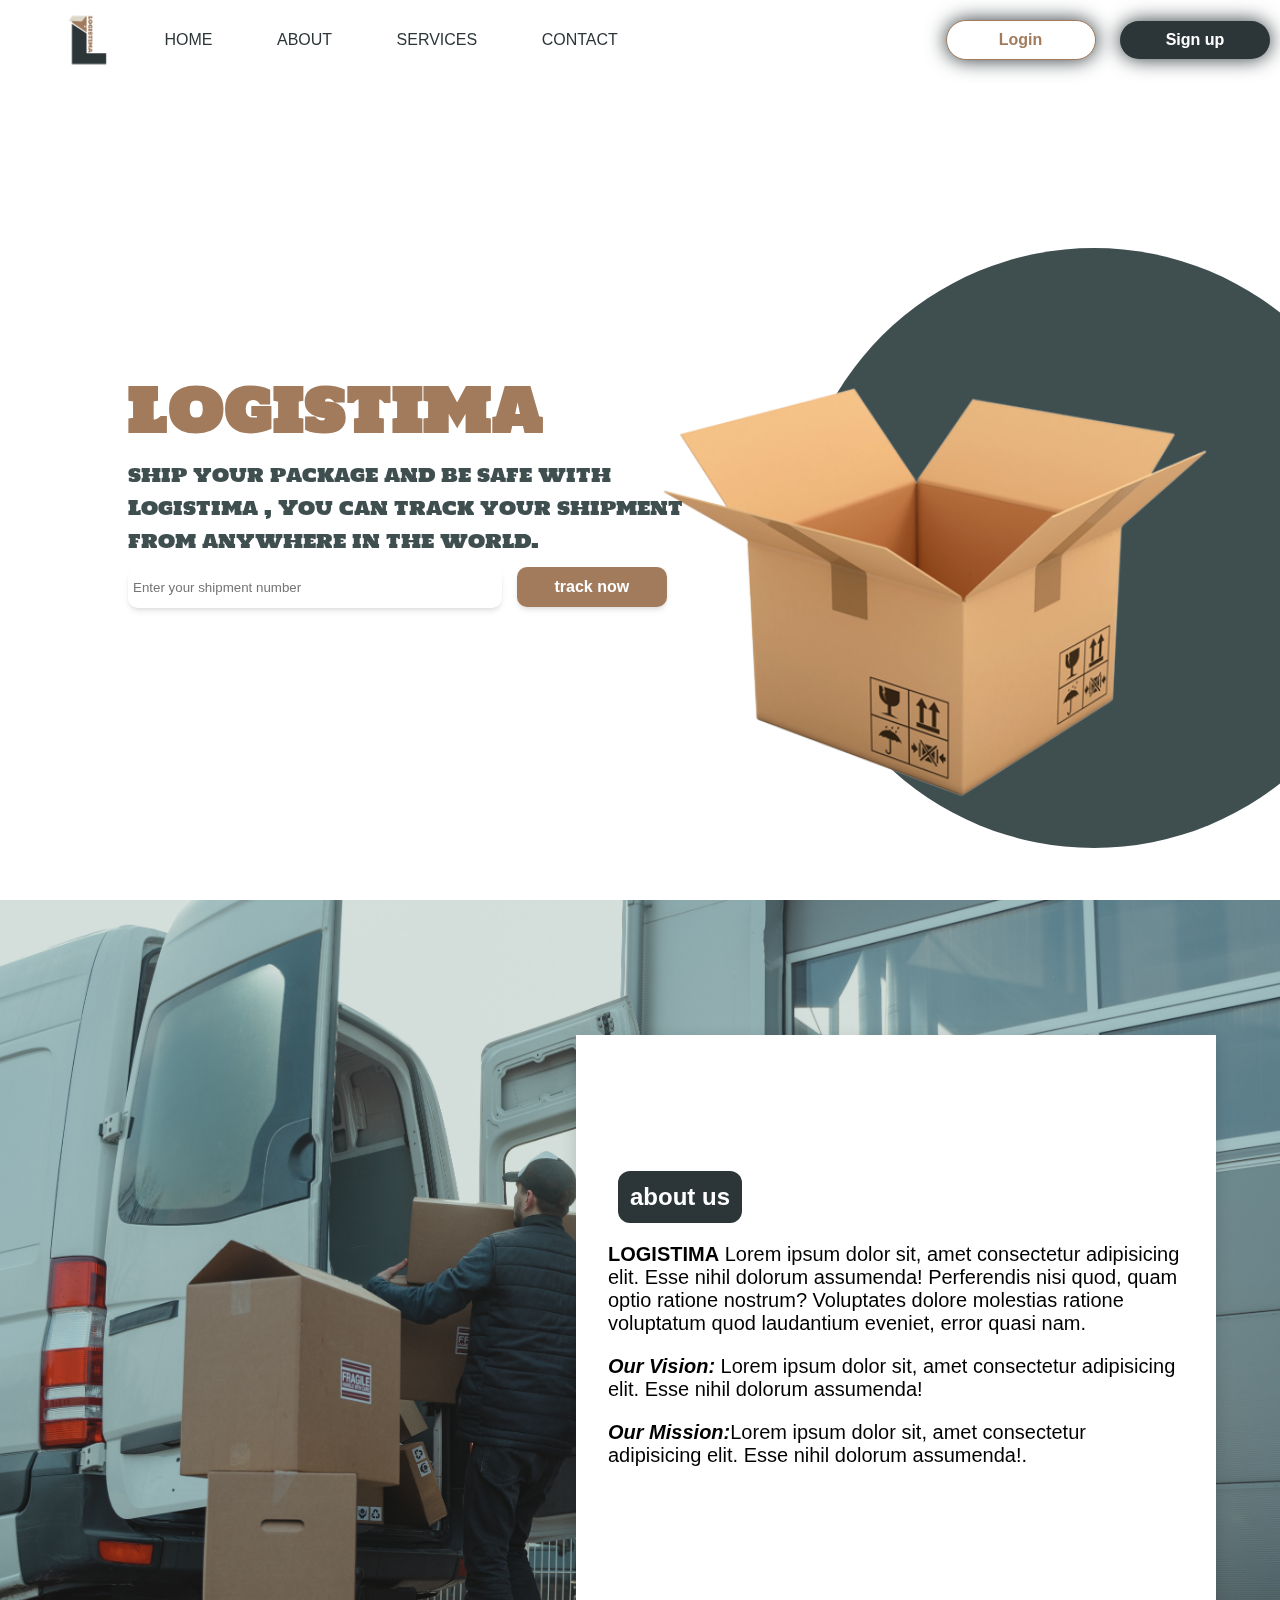
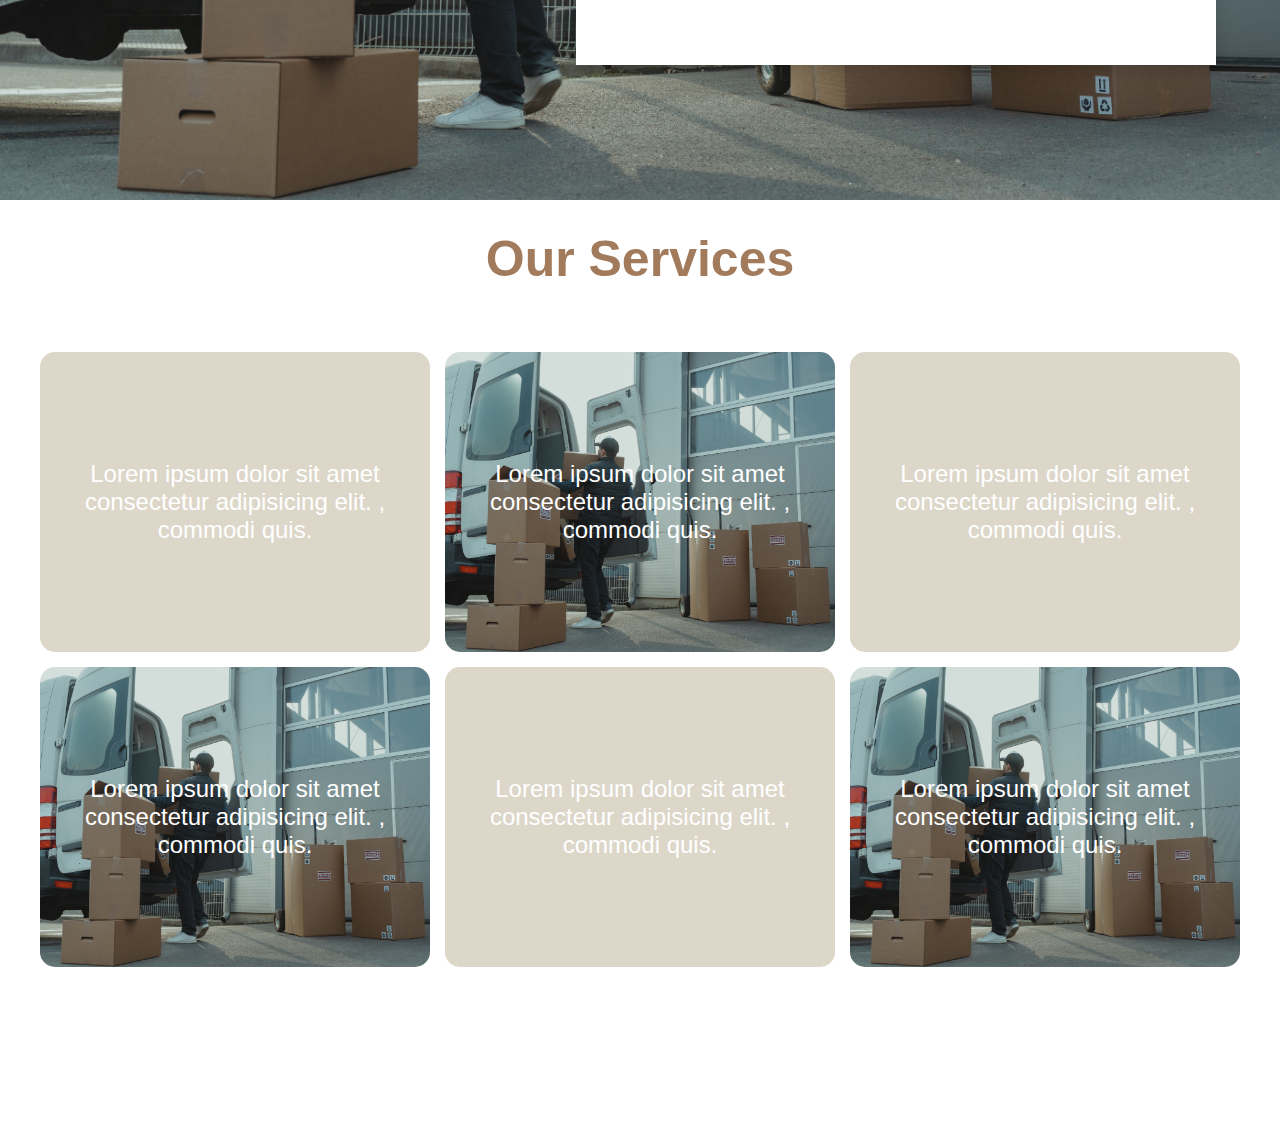
<file: index.html>
<!DOCTYPE html>
<html lang="en">
<head>
    <meta charset="UTF-8">
    <meta name="viewport" content="width=device-width, initial-scale=1.0">
    <link rel="stylesheet" href="/style/style.css">
    <link rel="icon" href="/imgs/logo/icon.png" type="image/x-icon"/>
    <link rel="shortcut icon" href="img/logo.png" type="image/x-icon" sizes="300*300">
    <link rel="stylesheet" href="https://stackpath.bootstrapcdn.com/font-awesome/4.7.0/css/font-awesome.min.css">
    <title>Logistima</title>
</head>
<body>
    <!--menu bar and logo-->
    <nav>
        <img class="logo" src="/imgs/logo/logo.png" alt="">

        <div class="nav-links" id="navLinks">
            <i class="fa fa-times" onclick="hideMenu()"></i>
            <ul>
                <li><a href="#home">HOME</a></li>
                <li><a href="#about">ABOUT</a></li>
                <li><a href="#services">SERVICES</a></li>
                <li><a href="#">CONTACT</a></li>

                <div class="hidenbtn">
                    <li><a href="/login.html" class="log">login</a></li>
                    <li><a href="/login.html" class="reg">Sign up</a></li>
                </div>
            </ul>
        </div>
            <div class="btn">
                <form action="/login.html">
                <button class="log">Login</button>
                <button class="reg">Sign up</button>
                </form>
            </div>
            <i class="fa fa-bars" onclick="showMenu()"></i>
    </nav>

    <section class="landing" id="home">
        <div class="maintext">
            <h1 class="">LOGISTIMA</h1>
            <p>ship your package and be safe with Logistima , You can track your shipment from anywhere in the world.</p>

            <!--to track a shipment-->
            <form>
                <input type="text" placeholder="Enter your shipment number">
                <button>track now</button>
            </form>
        </div>
        <div class="mainpac">
            <img src="/imgs/icons/boxx.png" class="obj">
            <div class="circle"></div>
        </div>
    </section>
    <!--about section-->
    <section class="about" id="about">
        <div class="aboutbox">
            <div>
               <h2>about us</h2>
                <p><u><b>LOGISTIMA</b> Lorem ipsum dolor sit, amet consectetur adipisicing elit. Esse nihil dolorum assumenda! Perferendis nisi quod, quam optio ratione nostrum? Voluptates dolore molestias ratione voluptatum quod laudantium eveniet, error quasi nam.</p> 
                   <p><b><u><i>Our Vision:</i></u></b>  Lorem ipsum dolor sit, amet consectetur adipisicing elit. Esse nihil dolorum assumenda!</p>
                  <p><b><u><i>Our Mission:</i></u></b>Lorem ipsum dolor sit, amet consectetur adipisicing elit. Esse nihil dolorum assumenda!.</p>    
            </div>
        </div>
         
    </section>
    <section class="services" id="services">
        <h4>Our Services</h4>
            
        <div class="container">
          <div class="boxx">Lorem ipsum dolor sit amet consectetur adipisicing elit. , commodi quis.</div>
          <div class="boxx">Lorem ipsum dolor sit amet consectetur adipisicing elit. , commodi quis.</div>
          <div class="boxx">Lorem ipsum dolor sit amet consectetur adipisicing elit. , commodi quis.</div>
          <div class="boxx">Lorem ipsum dolor sit amet consectetur adipisicing elit. , commodi quis.</div>
          <div class="boxx">Lorem ipsum dolor sit amet consectetur adipisicing elit. , commodi quis.</div>
          <div class="boxx">Lorem ipsum dolor sit amet consectetur adipisicing elit. , commodi quis.</div>
        </div>
    </section>

    <script src="/js/app.js"></script>
</body>
</html>
</file>
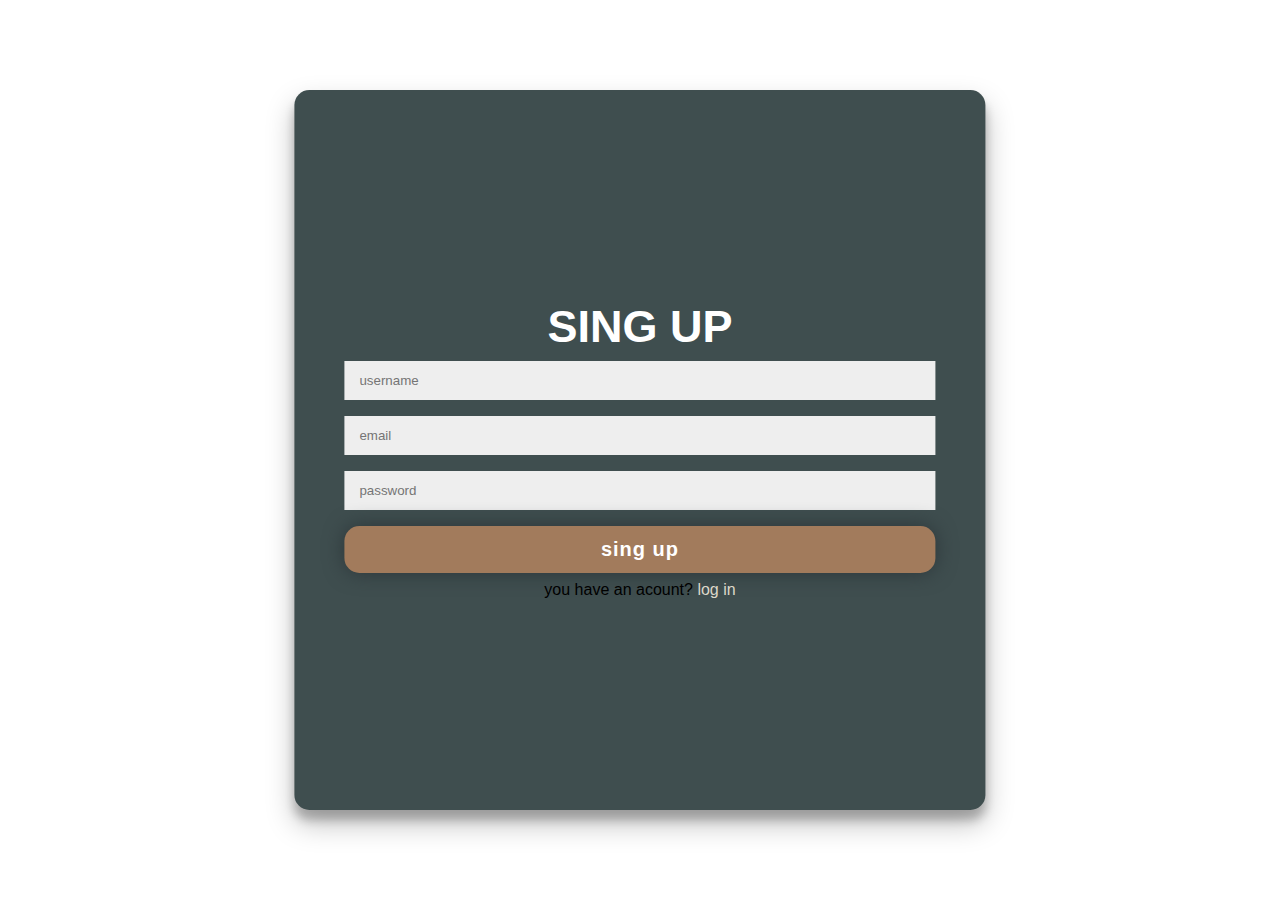
<file: singup.html>
<!DOCTYPE html>
<html lang="en">
<head>
    <meta charset="UTF-8">
    <meta name="viewport" content="width=device-width, initial-scale=1.0">
    <link rel="stylesheet" type="text/css" href="style.css">
    <link rel="icon" href="logo.png" type="image/x-icon"/>
    <link rel="shortcut icon" href="logo.png" type="image/x-icon" sizes="300*300">
    <title>Logistima</title>
</head>
<body>

    <div class="counter-form-sing-up">
        <form action="singupSe.php" method="post">
            <h2>SING UP</h2>
            <input type="text" name="username" id="username" placeholder="username" class="form-input">
            <input type="email" name="email" id="email" placeholder="email" class="form-input">
            <input type="password" name="password" placeholder="password" class="form-input">

            <button class="btn-sing">sing up</button>
            <p>you have an acount? <a href="index.php">log in</a></p>
        </form>
    </div>

    <script src="/js/app.js"></script>
</body>
</html>
</file>
<file: style/style.css>
/*****************************************************************************/
@import url('https://fonts.googleapis.com/css2?family=Holtwood+One+SC&display=swap');
/*the basic style for all pages*/
*{
    padding: 0;
    margin: 0;
    box-sizing: border-box;
    text-decoration: none;
    font-family: sans-serif;
}
:root{
    --main   : #2C3639;
    --second : #3F4E4F;
    --brown  : #A27B5C;
    --lightbr: #DCD7C9;
    --whit   : #ffffff;
    --black  : #000000; 
}
section{
    width: 100%;
    height: 100vh;
    
}
/*****************************************************************************/
/*navbar and logo*/
nav{
    height: 80px;
    position: fixed;
    top: 0;
    left: 0;
    right: 0;
    display: flex;
    align-items: center;
}
nav *{
    display: inline; 
}
nav li{
    margin: 20px;
}
nav li a{
    color: var(--main);
    padding: 10px;
}
nav li a:hover{
    background-color: var(--second);
    color: var(--whit);
    border-radius: 15px;
    transition: background-color 1.0s ease;
}
.logo{
    height:80px;
    margin-left: 40px;
}
/*buttens*/
.btn{
    display: flex;
    margin-inline-start: auto;
}
button{
    cursor: pointer;
    border: 0;
    border-radius: 40px;
    font-weight: 600;
    font-size: 16px;
    margin: 0 10px;
    width: 150px;
    padding: 10px 0;
    box-shadow: 0 0 20px var(--main);
    transition: 0.5s;
}
.reg {
    color: var(--whit);
    background-color: var(--main);
  }
  .log {
    color: var(--brown);
    background-color: var(--whit);
    border: 1px solid var(--brown);
  }
  button:hover {
    color: white;
    box-shadow: 0 0 20px var(--main);
    background-color: var(--main);
    transition: background-color 1.0s ease;
  }
  nav .fa {
    display: none;
}
.hidenbtn{
    display: none;
}
/*****************************************************************************/
/* navbar media */
@media(max-width: 700px){
    nav .fa { 
        margin: 20px;
        cursor: pointer;
    }
    .nav-links ul{
        padding: 30px;
    }
 
    nav li { 
        float: left;
        width: 100%;
        text-align: center;
    }
    .nav-links ul li {
        display: block;
    }
    .nav-links{
        position: fixed;
        background: var(--lightbr); 
        height: 100vh; 
        width: 200px; 
        top: 0; 
        right: 0; 
        text-align: center;
        z-index: 2;
        transition: 1s;
    }
    nav .fa {
        display: block;
        color: var(--second) ;
        margin: 10px;
        font-size: 30px;
        cursor: pointer;
        float: right ;

    }
    nav a {
        display: block;
    }
    .logo{
        margin-left: 0px;
    }
    button{
        display: none;
    }
    .hidenbtn{
        display: block;
    }
    .hidenbtn li {
        border-radius: 15px;
    }
    nav{
        z-index: 100;
    }
}
/*************************************************************/
/*************************************************************/
/*************************************************************/
/*************************************************************/
/* landing page / home page */
.landing{
    overflow: hidden;
}
.maintext{
    width:45%;
    position: relative;
    top: 40%;
    left: 10%;
    
}
.maintext h1{
    font-size: 60px;
    font-family: 'Holtwood One SC', serif;
    color: var(--brown);
}
.maintext p{
    font-size: 20px;
    font-family: 'Holtwood One SC', serif;
    color: var(--second);
}
.maintext form input{
    margin-top: 10px;
    border-radius: 10px;
    padding: 5px;
    border: none;
    height: 40px;
    width: 65%;
    box-shadow: rgba(0, 0, 0, 0.1) 0px 4px 6px -1px, rgba(0, 0, 0, 0.06) 0px 2px 4px -1px;
}
.maintext form button{
    margin-top: 10px;
    border-radius: 10px;
    padding: 5px;
    border: none;
    height: 40px;
    box-shadow: rgba(0, 0, 0, 0.1) 0px 4px 6px -1px, rgba(0, 0, 0, 0.06) 0px 2px 4px -1px;
    background-color: var(--brown);
    color: white;
}
.obj{
    position: absolute;
    width: 600px;
    top: 40%;
    right: 3%;
    z-index: -10;
}
.circle {
    background: var(--second);
    border-radius: 50%;
    width: 600px;
    height: 600px;
    position: relative;
    top: 20%;
    left: 62%;
    z-index: -12;
}

/*****************************************************************************/
/****/
@media(max-width: 700px){
    .obj{
        width: 250px;
        top: 70%;
        left: 27%;
    }
    .maintext{
        z-index: 0;
        top: 15%;
        width: 80%;
    }
    .maintext h1{
        font-size: 30px;
    }
    .maintext form button{
        display: block;
        width: 65%;
        padding: 0;
    }
}
/**/
.about{
    background-image: url(/imgs/packging.jpg);
    background-position: center;
    background-repeat: no-repeat;
    background-size: cover;
   
}
.aboutbox{
    margin: auto;
    width: 50%;
    height: 70%;
    box-shadow: rgba(0, 0, 0, 0.15) 0px 5px 15px;
    background-color: #ffffff;
    top: 15%;
    left: 20%;
    position: relative;
}
.aboutbox div{
    width: 90%;
    position: relative;
    left: 5%;
    top: 20%;
    float: left;
}
.aboutbox div h2{
    padding: 12px;
    color: #fff;
   background-color:var(--main);
    border-radius: 12px;
    width: fit-content;
    margin: 10px;
}
.aboutbox div p{
    margin-top: 20px;
    font-size: 20px;
}
/****************************/
@media(max-width: 700px){
    .about{
        z-index: -33;
        text-align: left;
    }
    .aboutbox{
        width: 80%;
        height: 90%;
        top: 50%;
        left: 50%;
        transform: translate(-50%, -50%);
        z-index: 0;
        margin: auto;
    }
    .aboutbox div{
        top: 5px;
    }
}
/***********************************************************************/
.services{
    text-align: center;
} 
h4 {
    margin-top: 30px;
    font-size: 50px;
    color: var(--brown);
}
.container {
    display: grid;
    max-width: 1200px;
    grid-gap: 15px;
    grid-template-columns: repeat(auto-fill, minmax(300px, 1fr));
    grid-template-rows: 300px 300px;
    grid-auto-rows: 300px;
    text-align: center;
    margin: 5% auto;
}

.container > div {
  display: flex;
  justify-content: center;
  align-items: center;
  font-size: 1.5em;
  color: var(--whit);
 background-color: var(--lightbr);
 border-radius: 15px;
 padding: 10px;
}

  .container > div:nth-child(2n) {
    background-image: url(/imgs/packging.jpg);
    background-position: center;
    background-repeat: no-repeat;
    background-size: cover;
  }

@media(max-width: 700px){
    .container > div {
        margin: 10px;
    }
}
/**********************************************/
</file>
<file: style.css>
/*****************************************************************************/
@import url('https://fonts.googleapis.com/css2?family=Holtwood+One+SC&display=swap');
/*the basic style for all pages*/
*{
    padding: 0;
    margin: 0;
    box-sizing: border-box;
    text-decoration: none;
    font-family: sans-serif;
}
:root{
    --main   : #2C3639;
    --second : #3F4E4F;
    --brown  : #A27B5C;
    --lightbr: #DCD7C9;
    --whit   : #ffffff;
    --black  : #000000; 
}
section{
    width: 100%;
    height: 100vh;
    
}
/*****************************************************************************/
/*navbar and logo*/
nav{
    height: 80px;
    position: fixed;
    top: 0;
    left: 0;
    right: 0;
    display: flex;
    align-items: center;
}
nav *{
    display: inline; 
}
nav li{
    margin: 20px;
}
nav li a{
    color: var(--main);
    padding: 10px;
}
nav li a:hover{
    background-color: var(--second);
    color: var(--whit);
    border-radius: 15px;
    transition: background-color 1.0s ease;
}
.logo{
    height:80px;
    margin-left: 40px;
}
/*buttens*/
.btn{
    display: flex;
    margin-inline-start: auto;
}
button{
    cursor: pointer;
    border: 0;
    border-radius: 40px;
    font-weight: 600;
    font-size: 16px;
    margin: 0 10px;
    width: 150px;
    padding: 10px 0;
    box-shadow: 0 0 20px var(--main);
    transition: 0.5s;
}
.reg {
    color: var(--whit);
    background-color: var(--main);
  }
  .log {
    color: var(--brown);
    background-color: var(--whit);
    border: 1px solid var(--brown);
  }
  button:hover {
    color: white;
    box-shadow: 0 0 20px var(--main);
    background-color: var(--main);
    transition: background-color 1.0s ease;
  }
  nav .fa {
    display: none;
}
.hidenbtn{
    display: none;
}
/*****************************************************************************/
/* navbar media */
@media(max-width: 700px){
    nav .fa { 
        margin: 20px;
        cursor: pointer;
    }
    .nav-links ul{
        padding: 30px;
    }
 
    nav li { 
        float: left;
        width: 100%;
        text-align: center;
    }
    .nav-links ul li {
        display: block;
    }
    .nav-links{
        position: fixed;
        background: var(--lightbr); 
        height: 100vh; 
        width: 200px; 
        top: 0; 
        right: 0; 
        text-align: center;
        z-index: 2;
        transition: 1s;
    }
    nav .fa {
        display: block;
        color: var(--second) ;
        margin: 10px;
        font-size: 30px;
        cursor: pointer;
        float: right ;

    }
    nav a {
        display: block;
    }
    .fa-bars{
        position: absolute;
        top: 5%;
        right: 5%;
    }
    .logo{
        margin-left: 0px;
    }
    button{
        display: none;
    }
    .hidenbtn{
        display: block;
    }
    .hidenbtn li {
        border-radius: 15px;
    }
    nav{
        z-index: 100;
    }
}
/*************************************************************/
/*SING UP*/
.counter-form-sing-up{
    height: 80%;
    width: 90%;
    top: 50%;
    left: 50%;
    transform: translate(-50%, -50%);
    position: absolute;
    z-index: 0;
}
.counter-form-sing-up h2{
    color: var(--whit);
    font-size: 45px;
    text-align: center;
}
.counter-form-sing-up form {
    top: 50%;
    left: 50%;
    transform: translate(-50%, -50%);
    position: absolute;
	background-color: var(--second);
	display: flex;
	align-items: center;
	justify-content: center;
	flex-direction: column;
	padding: 0 50px;
	height: 100%;
    width: 60%;
	text-align: center;
    border-radius: 15px;
    box-shadow: 0 14px 28px rgba(0,0,0,0.25), 0 10px 10px rgba(0,0,0,0.22);
}

.form-input{
	background-color: #eee;
	border: none;
	padding: 12px 15px;
	margin: 8px 0;
	width: 100%;
}
.counter-form-sing-up form select{
    background-color: #eee;
	border: none;
	padding: 12px 15px;
	margin: 8px 0;
	width: 100%;
}
.btn-sing{
    border-radius: 15px;
	margin: 8px 0;
    width: 100%;
	background-color: var(--brown);
	color: #FFFFFF;
	font-size: 20px;
	font-weight: bold;
	padding: 12px 45px;
	letter-spacing: 1px;
    border: none;
    display: block;
}
.btn-sing:hover{
    background-color: var(--main);
}
.counter-form-sing-up a{
    color: #DCD7C9;
}

@media(max-width: 700px){
    .counter-form-sing-up form{
        width: 100%;
    }
}

/*************************************************************/
/*************************************************************/
/*************************************************************/
/* landing page / home page */
.landing{
    overflow: hidden;
}
.maintext{
    width:45%;
    position: relative;
    top: 40%;
    left: 10%;
    
}
.maintext h1{
    font-size: 60px;
    font-family: 'Holtwood One SC', serif;
    color: var(--brown);
}
.maintext p{
    font-size: 20px;
    font-family: 'Holtwood One SC', serif;
    color: var(--second);
}
.maintext form input{
    margin-top: 10px;
    border-radius: 10px;
    padding: 5px;
    border: none;
    height: 40px;
    width: 65%;
    box-shadow: rgba(0, 0, 0, 0.1) 0px 4px 6px -1px, rgba(0, 0, 0, 0.06) 0px 2px 4px -1px;
}
.maintext form button{
    margin-top: 10px;
    border-radius: 10px;
    padding: 5px;
    border: none;
    height: 40px;
    box-shadow: rgba(0, 0, 0, 0.1) 0px 4px 6px -1px, rgba(0, 0, 0, 0.06) 0px 2px 4px -1px;
    background-color: var(--brown);
    color: white;
}
.obj{
    position: absolute;
    width: 600px;
    top: 40%;
    right: 3%;
    z-index: -10;
}
.circle {
    background: var(--second);
    border-radius: 50%;
    width: 600px;
    height: 600px;
    position: relative;
    top: 20%;
    left: 62%;
    z-index: -12;
}

/*****************************************************************************/
/****/
@media(max-width: 700px){
    .obj{
        width: 250px;
        top: 70%;
        left: 27%;
    }
    .maintext{
        z-index: 0;
        top: 15%;
        width: 80%;
    }
    .maintext h1{
        font-size: 30px;
    }
    .maintext form button{
        display: block;
        width: 65%;
        padding: 0;
    }
}
/**/
.about{
    background-image: url(/packging.jpg);
    background-position: center;
    background-repeat: no-repeat;
    background-size: cover;
   
}
.aboutbox{
    margin: auto;
    width: 50%;
    height: 70%;
    box-shadow: rgba(0, 0, 0, 0.15) 0px 5px 15px;
    background-color: #ffffff;
    top: 15%;
    left: 20%;
    position: relative;
}
.aboutbox div{
    width: 90%;
    position: relative;
    left: 5%;
    top: 20%;
    float: left;
}
.aboutbox div h2{
    padding: 12px;
    color: #fff;
   background-color:var(--main);
    border-radius: 12px;
    width: fit-content;
    margin: 10px;
}
.aboutbox div p{
    margin-top: 20px;
    font-size: 20px;
}
/****************************/
@media(max-width: 700px){
    .about{
        z-index: -33;
        text-align: left;
    }
    .aboutbox{
        width: 80%;
        height: 90%;
        top: 50%;
        left: 50%;
        transform: translate(-50%, -50%);
        z-index: 0;
        margin: auto;
    }
    .aboutbox div{
        top: 5px;
    }
}
/***********************************************************************/
.services{
    text-align: center;
} 
h4 {
    margin-top: 30px;
    font-size: 50px;
    color: var(--brown);
}
.container {
    display: grid;
    max-width: 1200px;
    grid-gap: 15px;
    grid-template-columns: repeat(auto-fill, minmax(300px, 1fr));
    grid-template-rows: 300px 300px;
    grid-auto-rows: 300px;
    text-align: center;
    margin: 5% auto;
}

.container > div {
  display: flex;
  justify-content: center;
  align-items: center;
  font-size: 1.5em;
  color: var(--whit);
 background-color: var(--lightbr);
 border-radius: 15px;
 padding: 10px;
}

  .container > div:nth-child(2n) {
    background-image: url(packging.jpg);
    background-position: center;
    background-repeat: no-repeat;
    background-size: cover;
  }

@media(max-width: 700px){
    .container > div {
        margin: 10px;
    }
}
/**********************************************/
</file>
